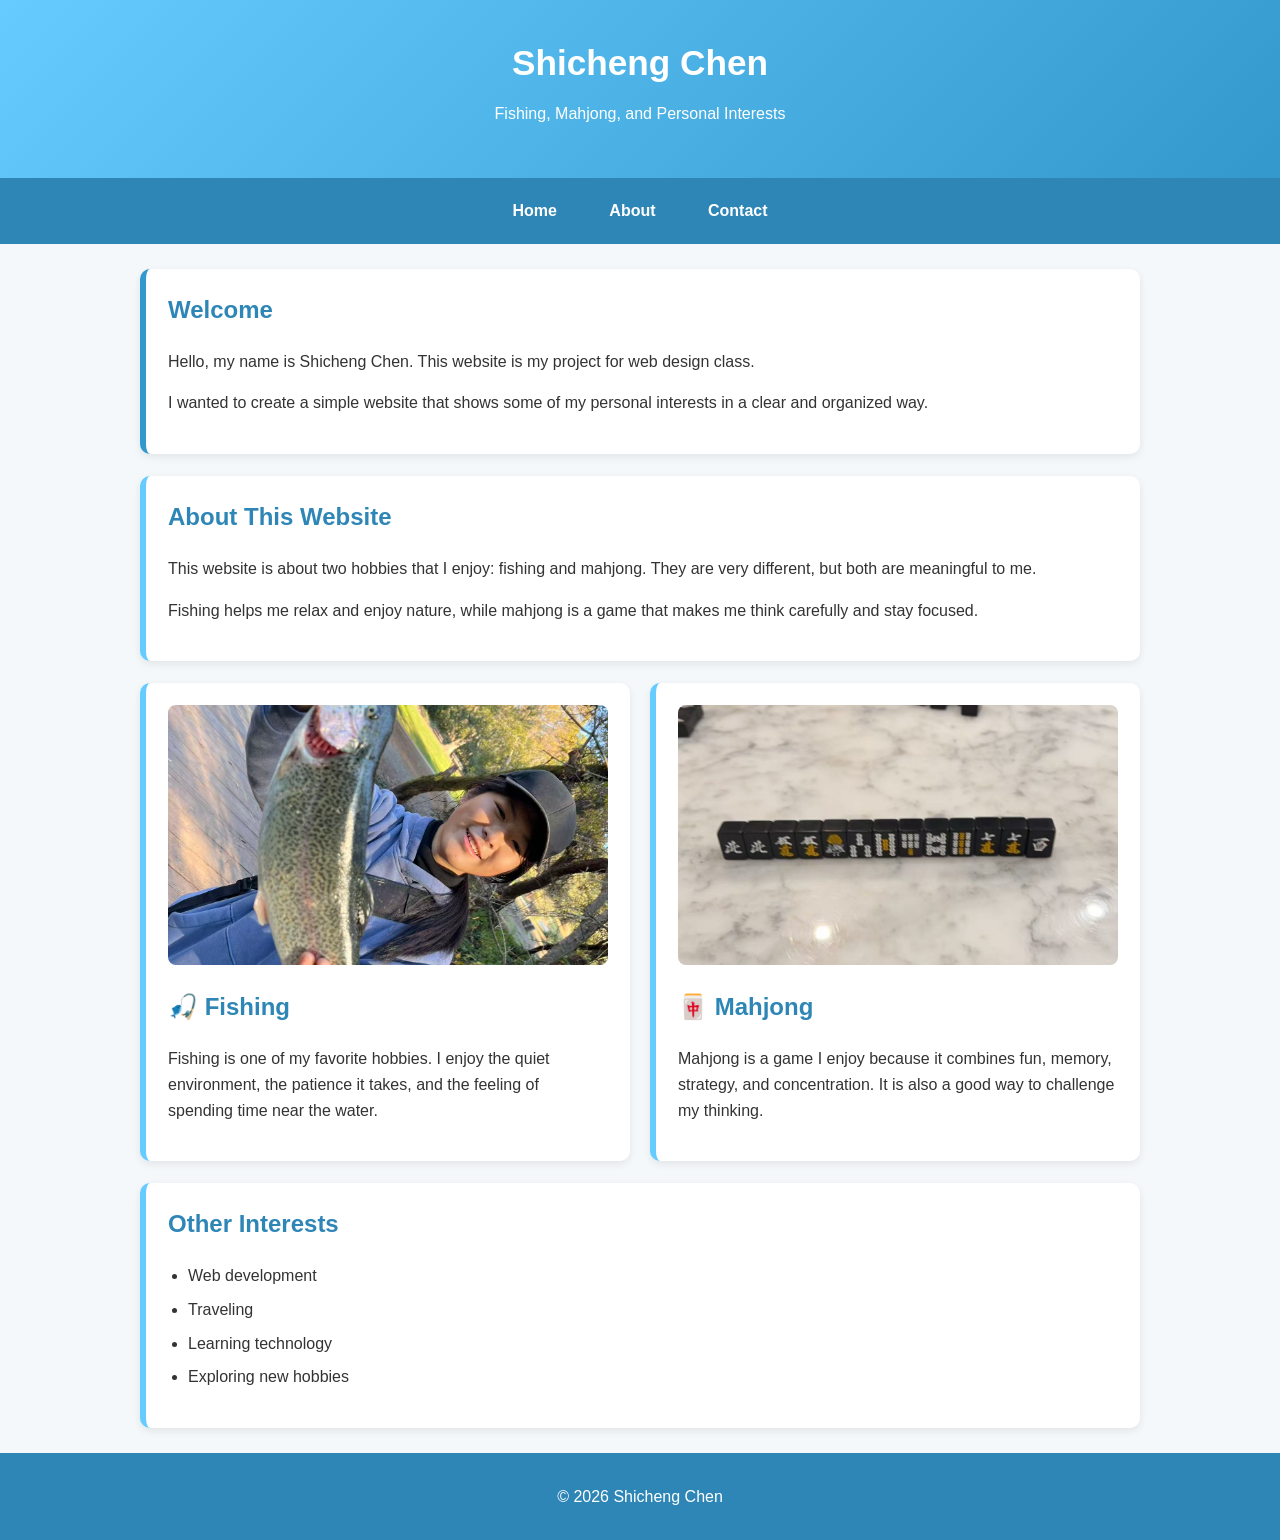
<file: index.html>
<!DOCTYPE html>
<html lang="en">
<head>
  <meta charset="UTF-8">
  <meta name="viewport" content="width=device-width, initial-scale=1.0">
  <title>Shicheng Chen | Fishing and Mahjong</title>
  <link rel="stylesheet" href="style.css">
</head>
<body>

  <header>
    <h1>Shicheng Chen</h1>
    <p>Fishing, Mahjong, and Personal Interests</p>
  </header>

  <nav>
    <a href="index.html">Home</a>
    <a href="about.html">About</a>
    <a href="contact.html">Contact</a>
  </nav>

  <main>
    <section class="card hero">
      <h2>Welcome</h2>
      <p>Hello, my name is Shicheng Chen. This website is my project for web design class.</p>
      <p>I wanted to create a simple website that shows some of my personal interests in a clear and organized way.</p>
    </section>

    <section class="card">
      <h2>About This Website</h2>
      <p>This website is about two hobbies that I enjoy: fishing and mahjong. They are very different, but both are meaningful to me.</p>
      <p>Fishing helps me relax and enjoy nature, while mahjong is a game that makes me think carefully and stay focused.</p>
    </section>

    <section class="interest-grid">
      <section class="card interest-card">
        <img src="fishing.jpg" alt="Fishing by the lake" class="interest-image">
        <h2>🎣 Fishing</h2>
        <p>Fishing is one of my favorite hobbies. I enjoy the quiet environment, the patience it takes, and the feeling of spending time near the water.</p>
      </section>

      <section class="card interest-card">
        <img src="mahjong.jpg" alt="Mahjong game setup" class="interest-image">
        <h2>🀄 Mahjong</h2>
        <p>Mahjong is a game I enjoy because it combines fun, memory, strategy, and concentration. It is also a good way to challenge my thinking.</p>
      </section>
    </section>

    <section class="card">
      <h2>Other Interests</h2>
      <ul>
        <li>Web development</li>
        <li>Traveling</li>
        <li>Learning technology</li>
        <li>Exploring new hobbies</li>
      </ul>
    </section>
  </main>

  <footer>
    <p>&copy; 2026 Shicheng Chen</p>
  </footer>

</body>
</html>
</file>
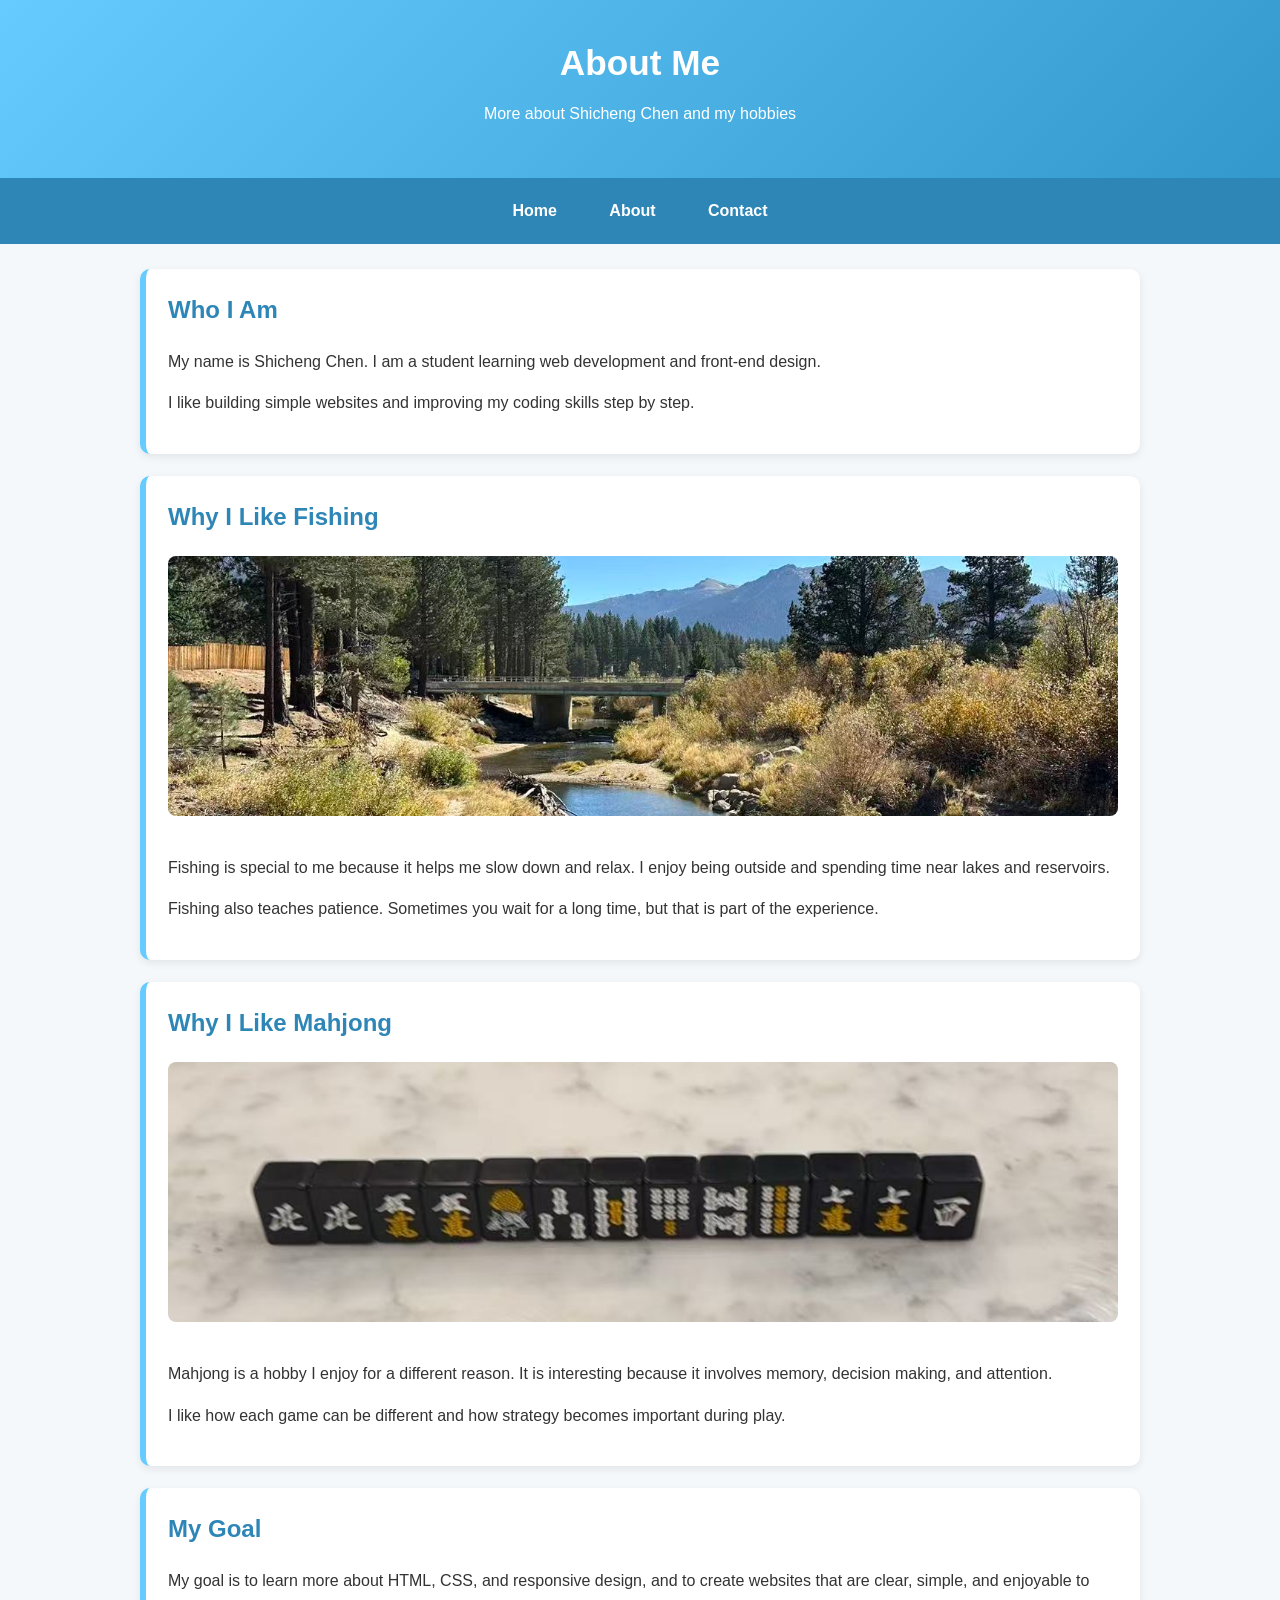
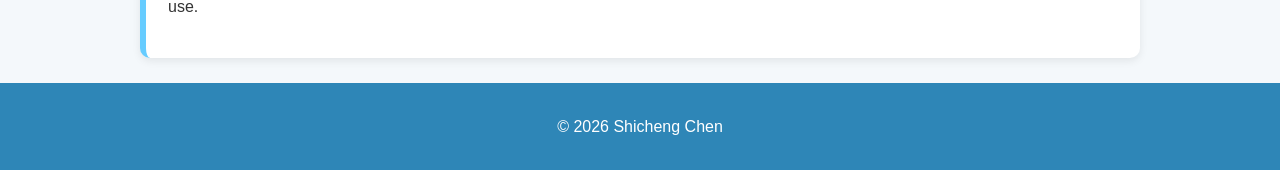
<file: about.html>
<!DOCTYPE html>
<html lang="en">
<head>
  <meta charset="UTF-8">
  <meta name="viewport" content="width=device-width, initial-scale=1.0">
  <title>About Shicheng Chen</title>
  <link rel="stylesheet" href="style.css">
</head>
<body>

  <header>
    <h1>About Me</h1>
    <p>More about Shicheng Chen and my hobbies</p>
  </header>

  <nav>
    <a href="index.html">Home</a>
    <a href="about.html">About</a>
    <a href="contact.html">Contact</a>
  </nav>

  <main>
    <section class="card">
      <h2>Who I Am</h2>
      <p>My name is Shicheng Chen. I am a student learning web development and front-end design.</p>
      <p>I like building simple websites and improving my coding skills step by step.</p>
    </section>

    <section class="card">
      <h2>Why I Like Fishing</h2>
      <img src="lake.jpg" alt="Lake view and fishing environment" class="section-image">
      <p>Fishing is special to me because it helps me slow down and relax. I enjoy being outside and spending time near lakes and reservoirs.</p>
      <p>Fishing also teaches patience. Sometimes you wait for a long time, but that is part of the experience.</p>
    </section>

    <section class="card">
      <h2>Why I Like Mahjong</h2>
      <img src="mahjong.jpg" alt="Mahjong game table" class="section-image">
      <p>Mahjong is a hobby I enjoy for a different reason. It is interesting because it involves memory, decision making, and attention.</p>
      <p>I like how each game can be different and how strategy becomes important during play.</p>
    </section>

    <section class="card">
      <h2>My Goal</h2>
      <p>My goal is to learn more about HTML, CSS, and responsive design, and to create websites that are clear, simple, and enjoyable to use.</p>
    </section>
  </main>

  <footer>
    <p>&copy; 2026 Shicheng Chen</p>
  </footer>

</body>
</html>
</file>
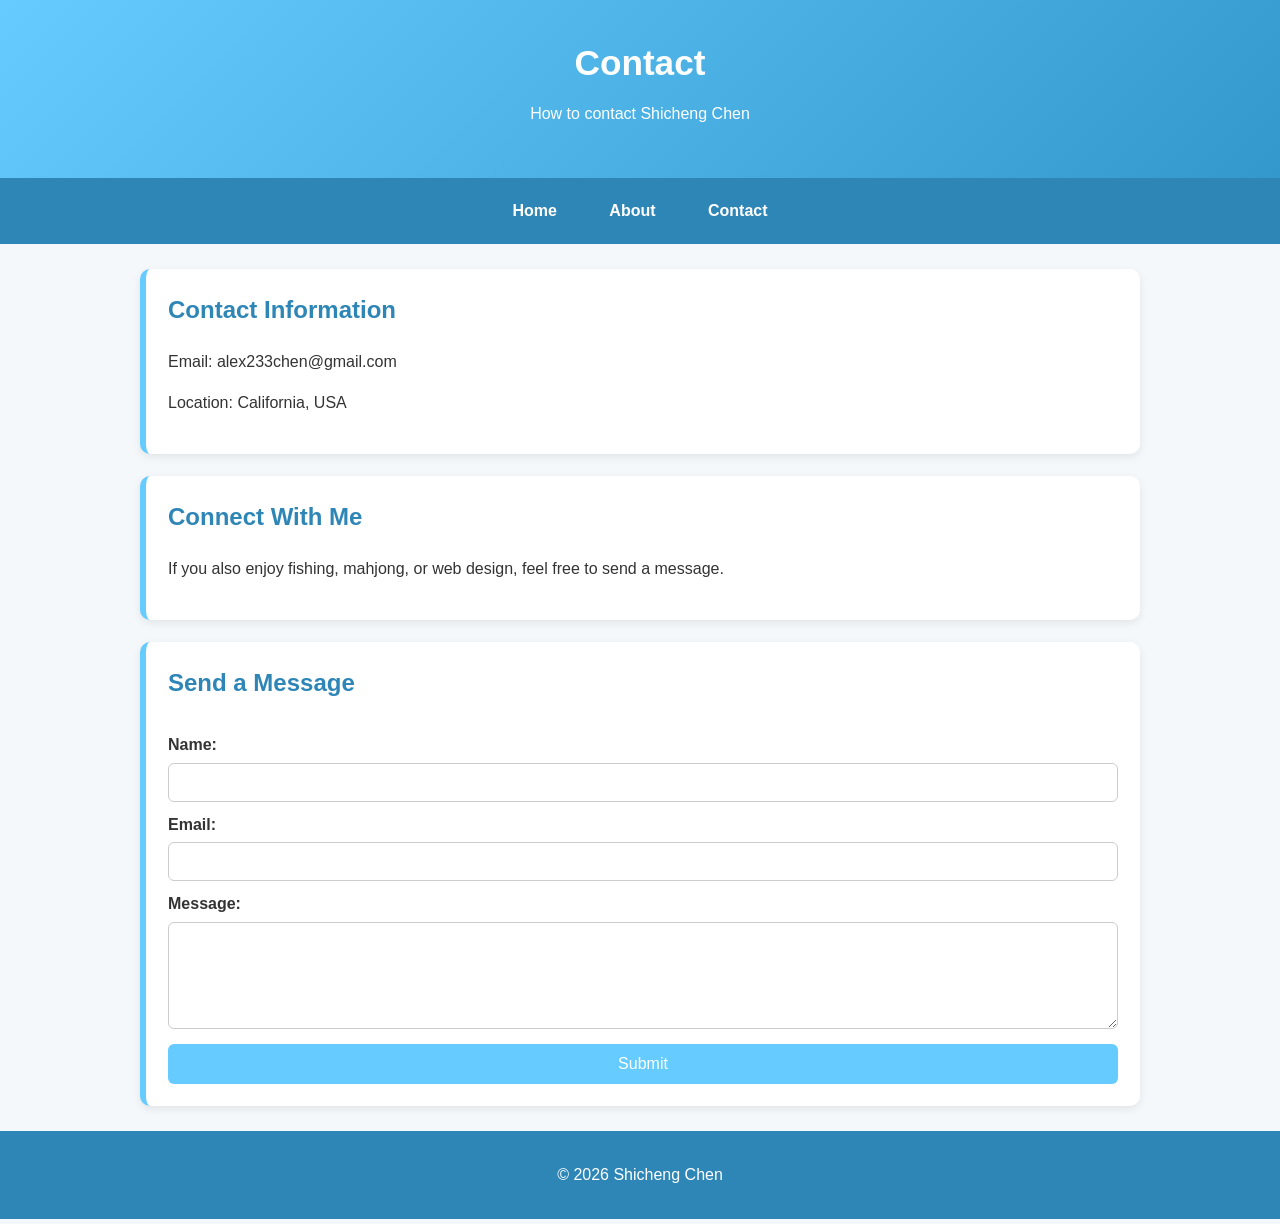
<file: contact.html>
<!DOCTYPE html>
<html lang="en">
<head>
  <meta charset="UTF-8">
  <meta name="viewport" content="width=device-width, initial-scale=1.0">
  <title>Contact Shicheng Chen</title>
  <link rel="stylesheet" href="style.css">
</head>
<body>

  <header>
    <h1>Contact</h1>
    <p>How to contact Shicheng Chen</p>
  </header>

  <nav>
    <a href="index.html">Home</a>
    <a href="about.html">About</a>
    <a href="contact.html">Contact</a>
  </nav>

  <main>
    <section class="card">
      <h2>Contact Information</h2>
      <p>Email: alex233chen@gmail.com</p>
      <p>Location: California, USA</p>
    </section>

    <section class="card">
      <h2>Connect With Me</h2>
      <p>If you also enjoy fishing, mahjong, or web design, feel free to send a message.</p>
    </section>

    <section class="card">
      <h2>Send a Message</h2>
      <form>
        <label for="name">Name:</label>
        <input type="text" id="name" name="name">

        <label for="email">Email:</label>
        <input type="email" id="email" name="email">

        <label for="message">Message:</label>
        <textarea id="message" name="message" rows="5"></textarea>

        <button type="submit">Submit</button>
      </form>
    </section>
  </main>

  <footer>
    <p>&copy; 2026 Shicheng Chen</p>
  </footer>

</body>
</html>
</file>
<file: style.css>
body {
  font-family: Arial, sans-serif;
  margin: 0;
  background-color: #f4f8fb;
  color: #333;
  line-height: 1.6;
}

header {
  background: linear-gradient(135deg, #66ccff, #3399cc);
  color: white;
  text-align: center;
  padding: 35px 20px;
}

header h1 {
  margin: 0;
  font-size: 2.2rem;
}

header p {
  margin-top: 10px;
  font-size: 1rem;
}

nav {
  background-color: #2e86b7;
  text-align: center;
  padding: 12px;
}

nav a {
  display: inline-block;
  color: white;
  text-decoration: none;
  margin: 0 10px;
  padding: 8px 14px;
  font-weight: bold;
  border-radius: 5px;
}

nav a:hover {
  background-color: rgba(255, 255, 255, 0.18);
}

main {
  width: 85%;
  max-width: 1000px;
  margin: 25px auto;
}

.card {
  background-color: white;
  margin-bottom: 22px;
  padding: 22px;
  border-left: 6px solid #66ccff;
  border-radius: 10px;
  box-shadow: 0 3px 8px rgba(0, 0, 0, 0.08);
}

.card h2 {
  margin-top: 0;
  color: #2e86b7;
}

.hero {
  border-left: 6px solid #3399cc;
}

.interest-grid {
  display: flex;
  gap: 20px;
  flex-wrap: wrap;
}

.interest-card {
  flex: 1 1 300px;
}

.interest-image,
.section-image {
  width: 100%;
  max-height: 260px;
  object-fit: cover;
  border-radius: 8px;
  margin-bottom: 15px;
}

.interest-image:hover,
.section-image:hover {
  transform: scale(1.02);
  transition: 0.3s;
}

ul {
  padding-left: 20px;
}

ul li {
  margin-bottom: 8px;
}

form {
  display: flex;
  flex-direction: column;
}

label {
  margin-top: 10px;
  margin-bottom: 5px;
  font-weight: bold;
}

input,
textarea {
  padding: 10px;
  border: 1px solid #ccc;
  border-radius: 6px;
  font-size: 15px;
}

button {
  margin-top: 15px;
  padding: 11px;
  background-color: #66ccff;
  color: white;
  border: none;
  border-radius: 6px;
  font-size: 16px;
  cursor: pointer;
}

button:hover {
  background-color: #4db8e6;
}

footer {
  text-align: center;
  background-color: #2e86b7;
  color: white;
  padding: 15px;
  margin-top: 25px;
}

@media (max-width: 768px) {
  main {
    width: 92%;
  }

  nav a {
    display: block;
    margin: 8px auto;
    width: 120px;
  }

  header h1 {
    font-size: 1.8rem;
  }
}
</file>
